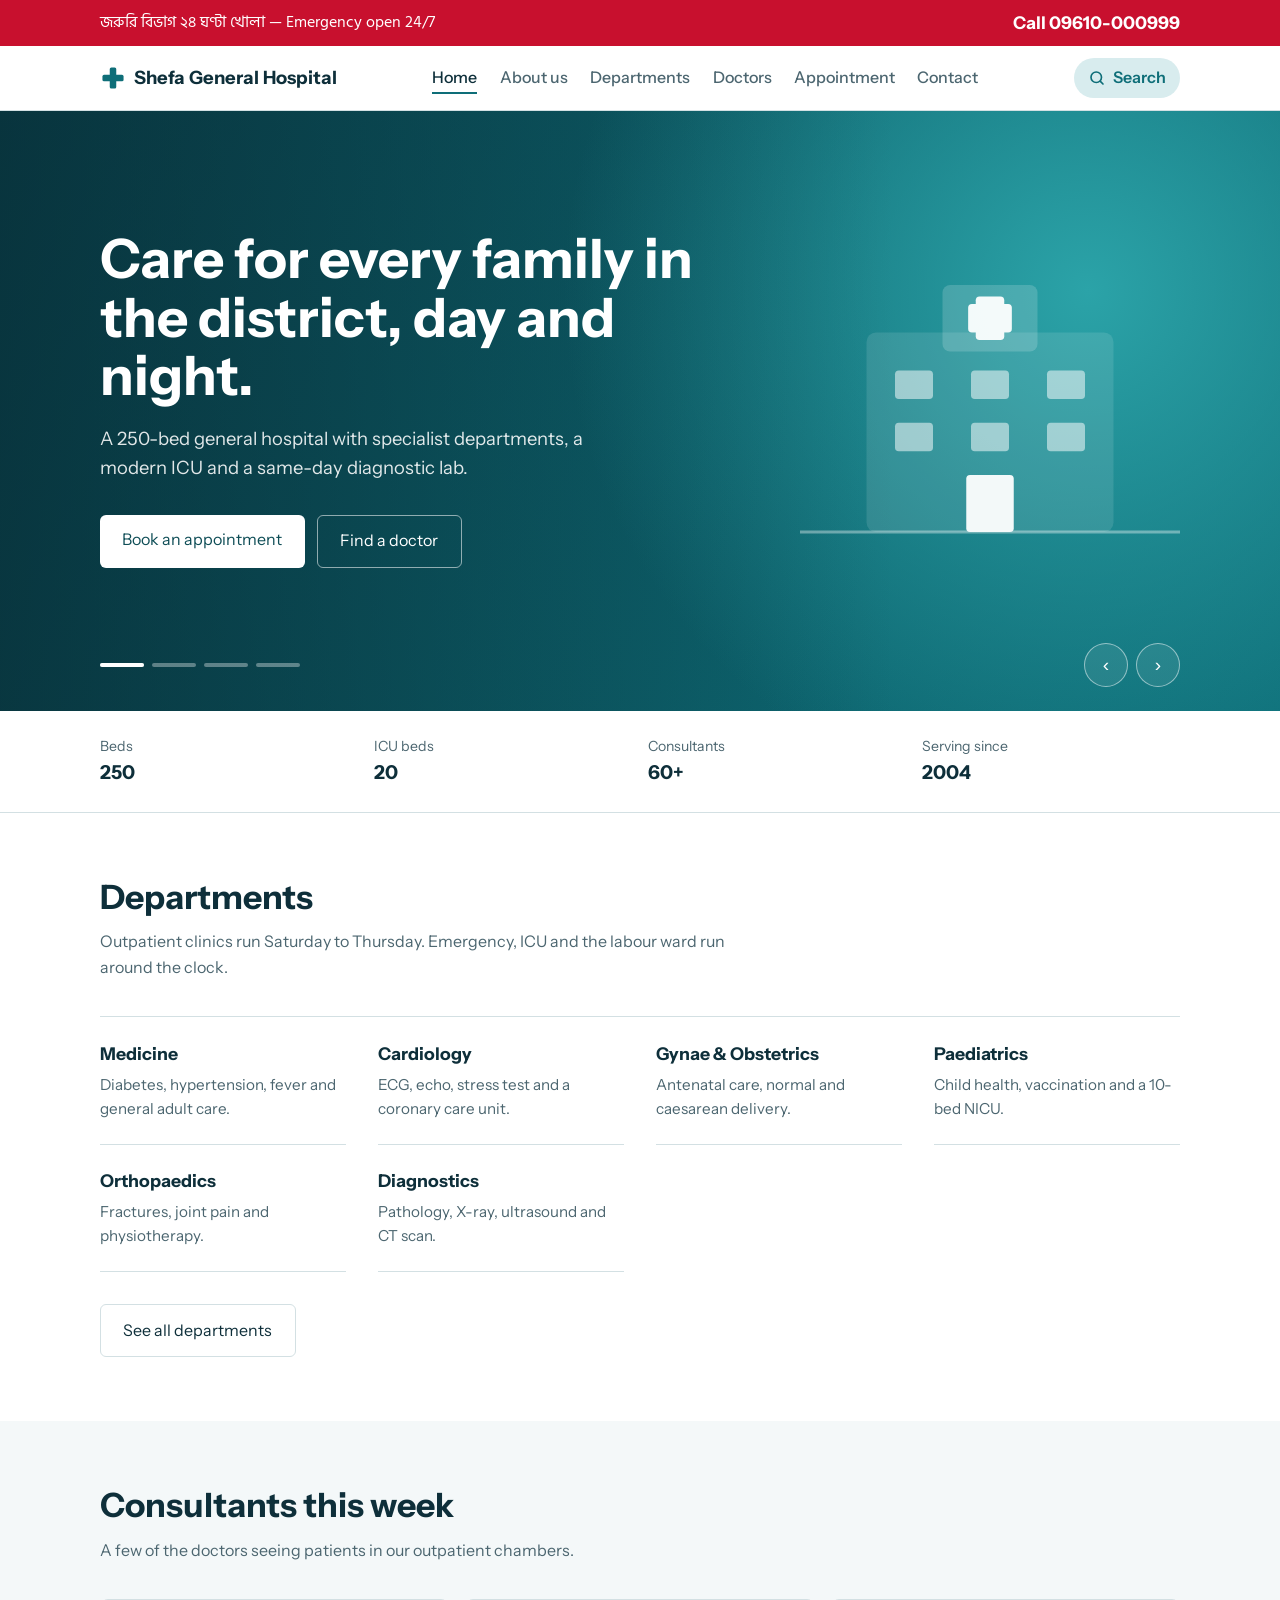
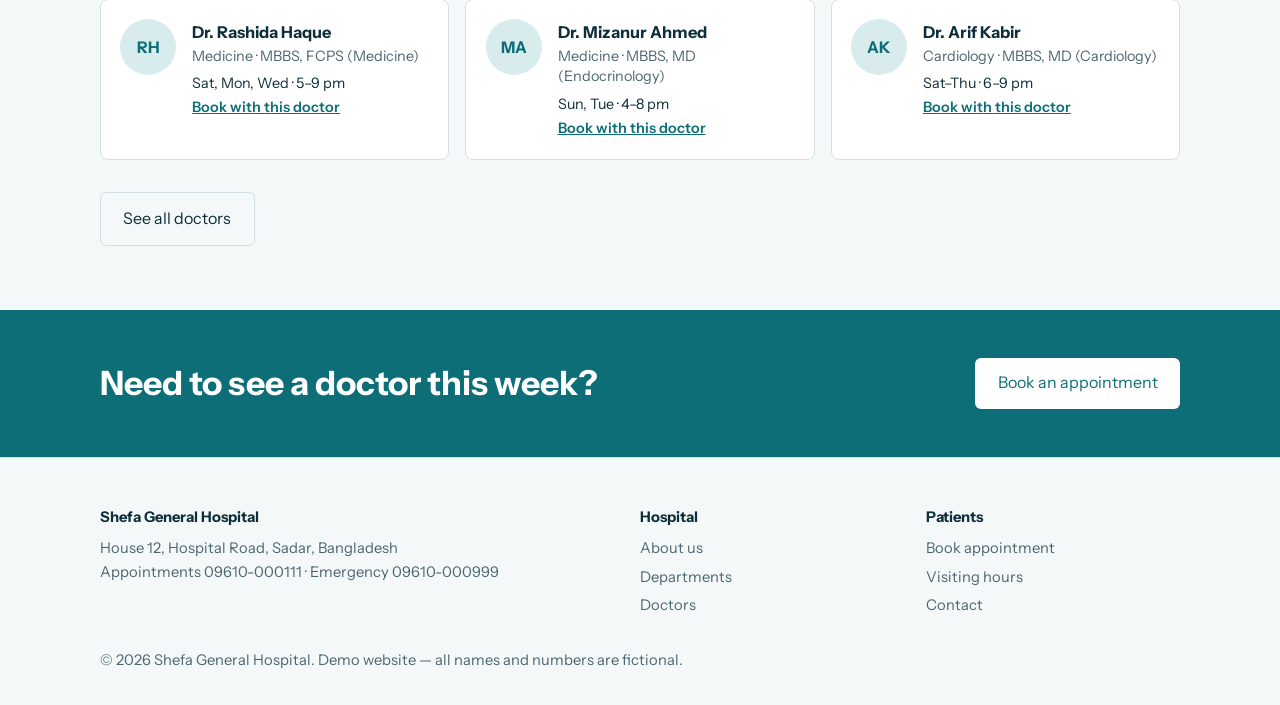
<file: index.html>
<!DOCTYPE html>
<html lang="en">
<head>
<meta charset="UTF-8">
<meta name="viewport" content="width=device-width, initial-scale=1, viewport-fit=cover">
<title>Home | Shefa General Hospital</title>
<meta name="description" content="Home">
<link rel="preconnect" href="https://fonts.googleapis.com">
<link href="https://fonts.googleapis.com/css2?family=Instrument+Sans:wght@400;500;600;700&family=Hind+Siliguri:wght@400;600&display=swap" rel="stylesheet">
<link rel="stylesheet" href="css/style.css">
</head>
<body>
<div class="er" role="region" aria-label="Emergency">
  <div class="wrap">
    <span class="bn">জরুরি বিভাগ ২৪ ঘণ্টা খোলা — Emergency open 24/7</span>
    <a href="tel:+8809610000999">Call 09610-000999</a>
  </div>
</div>
<header class="site-header">
  <div class="wrap">
    <a class="logo" href="index.html"><svg viewBox="0 0 32 32" aria-hidden="true"><rect x="12" y="3" width="8" height="26" rx="2" fill="currentColor"/><rect x="3" y="12" width="26" height="8" rx="2" fill="currentColor"/></svg><span>Shefa General Hospital</span></a>
    <nav class="site-nav" id="site-nav" aria-label="Main">
      <ul>
        <li><a href="index.html" aria-current="page">Home</a></li>
        <li><a href="about.html">About us</a></li>
        <li><a href="departments.html">Departments</a></li>
        <li><a href="doctors.html">Doctors</a></li>
        <li><a href="appointment.html">Appointment</a></li>
        <li><a href="contact.html">Contact</a></li>
      </ul>
    </nav>
    <div class="head-tools">
      <button class="search-btn" aria-expanded="false" aria-controls="search-panel"><svg viewBox="0 0 24 24" fill="none" stroke="currentColor" stroke-width="2.2" stroke-linecap="round" aria-hidden="true"><circle cx="11" cy="11" r="7"/><path d="m20 20-3.5-3.5"/></svg><span>Search</span></button>
      <button class="nav-toggle" aria-expanded="false" aria-controls="site-nav">Menu</button>
    </div>
  </div>
  <div class="search-panel" id="search-panel" hidden>
    <div class="wrap">
      <div class="search-field" role="search">
        <svg viewBox="0 0 24 24" fill="none" stroke="currentColor" stroke-width="2.2" stroke-linecap="round" aria-hidden="true"><circle cx="11" cy="11" r="7"/><path d="m20 20-3.5-3.5"/></svg>
        <input type="search" placeholder="Search doctors, departments, services…" aria-label="Search the site" autocomplete="off">
        <kbd>Esc</kbd>
      </div>
      <ul class="results" aria-live="polite"></ul>
      <p class="hint">Popular: <button type="button">Cardiology</button><button type="button">ICU</button><button type="button">Vaccination</button><button type="button">X-ray</button></p>
    </div>
  </div>
</header>
<main>

<section class="slider" data-slider aria-roledescription="carousel" aria-label="Hospital highlights" tabindex="0">
  <div class="slides">
    <div class="slide" style="--grad: radial-gradient(circle at 85% 30%, #2BA3A8 0, transparent 45%), linear-gradient(120deg, #0B4F5A, #0E6E78)" aria-roledescription="slide">
      <div class="wrap">
        <div>
          <h1>Care for every family in the district, day and night.</h1>
          <p>A 250-bed general hospital with specialist departments, a modern ICU and a same-day diagnostic lab.</p>
          <div class="actions"><a class="btn btn-primary" href="appointment.html">Book an appointment</a><a class="btn btn-ghost" href="doctors.html">Find a doctor</a></div>
        </div>
        <svg class="art" viewBox="0 0 400 320" aria-hidden="true">
          <rect x="70" y="90" width="260" height="210" rx="10" fill="rgba(255,255,255,.12)"/>
          <rect x="150" y="40" width="100" height="70" rx="8" fill="rgba(255,255,255,.18)"/>
          <rect x="185" y="52" width="30" height="46" rx="4" fill="#fff"/><rect x="177" y="60" width="46" height="30" rx="4" fill="#fff"/>
          <g fill="rgba(255,255,255,.55)">
            <rect x="100" y="130" width="40" height="30" rx="4"/><rect x="180" y="130" width="40" height="30" rx="4"/><rect x="260" y="130" width="40" height="30" rx="4"/>
            <rect x="100" y="185" width="40" height="30" rx="4"/><rect x="180" y="185" width="40" height="30" rx="4"/><rect x="260" y="185" width="40" height="30" rx="4"/>
          </g>
          <rect x="175" y="240" width="50" height="60" rx="4" fill="#fff"/>
          <path d="M0 300h400" stroke="rgba(255,255,255,.4)" stroke-width="3"/>
        </svg>
      </div>
    </div>
    <div class="slide" style="--grad: radial-gradient(circle at 80% 70%, #E2475D 0, transparent 50%), linear-gradient(120deg, #6E0F22, #A3122C)" aria-roledescription="slide">
      <div class="wrap">
        <div>
          <h2>Emergency and ICU, open every hour of every day.</h2>
          <p>Doctors on duty around the clock, a 20-bed ICU, an 8-bed CCU and our own ambulance service.</p>
          <div class="actions"><a class="btn btn-primary" href="tel:+8809610000999">Call 09610-000999</a><a class="btn btn-ghost" href="departments.html#cardiology">About the CCU</a></div>
        </div>
        <svg class="art" viewBox="0 0 400 320" aria-hidden="true">
          <circle cx="200" cy="160" r="120" fill="rgba(255,255,255,.08)"/><circle cx="200" cy="160" r="80" fill="rgba(255,255,255,.1)"/>
          <path d="M20 170h90l20-50 30 110 30-140 25 80h165" fill="none" stroke="#fff" stroke-width="7" stroke-linejoin="round" stroke-linecap="round"/>
        </svg>
      </div>
    </div>
    <div class="slide" style="--grad: radial-gradient(circle at 85% 25%, #3E7CB1 0, transparent 45%), linear-gradient(120deg, #12304D, #1D4E6F)" aria-roledescription="slide">
      <div class="wrap">
        <div>
          <h2>Most lab reports ready the same evening.</h2>
          <p>24-hour pathology, digital X-ray, ultrasound and CT scan under one roof.</p>
          <div class="actions"><a class="btn btn-primary" href="departments.html#diagnostics">See diagnostic tests</a><a class="btn btn-ghost" href="contact.html">Opening hours</a></div>
        </div>
        <svg class="art" viewBox="0 0 400 320" aria-hidden="true">
          <g transform="translate(120 40)">
            <rect x="0" y="0" width="38" height="200" rx="19" fill="rgba(255,255,255,.18)"/><rect x="6" y="110" width="26" height="84" rx="13" fill="#7FD1C9"/>
            <rect x="70" y="30" width="38" height="170" rx="19" fill="rgba(255,255,255,.18)"/><rect x="76" y="120" width="26" height="74" rx="13" fill="#F2C14E"/>
            <rect x="140" y="0" width="38" height="200" rx="19" fill="rgba(255,255,255,.18)"/><rect x="146" y="70" width="26" height="124" rx="13" fill="#F07A8A"/>
            <rect x="-30" y="196" width="240" height="14" rx="7" fill="rgba(255,255,255,.4)"/>
          </g>
        </svg>
      </div>
    </div>
    <div class="slide" style="--grad: radial-gradient(circle at 80% 70%, #E8A0B4 0, transparent 50%), linear-gradient(120deg, #5B2A55, #874A7D)" aria-roledescription="slide">
      <div class="wrap">
        <div>
          <h2>From the first check-up to the first cry.</h2>
          <p>Antenatal clinics, a labour ward, safe caesarean delivery and a 10-bed NICU for newborns.</p>
          <div class="actions"><a class="btn btn-primary" href="doctors.html?dept=gynae">Meet our gynaecologists</a><a class="btn btn-ghost" href="departments.html#paediatrics">Newborn care</a></div>
        </div>
        <svg class="art" viewBox="0 0 400 320" aria-hidden="true">
          <circle cx="200" cy="160" r="110" fill="rgba(255,255,255,.1)"/>
          <path d="M200 250s-95-55-95-120a52 52 0 0 1 95-29 52 52 0 0 1 95 29c0 65-95 120-95 120z" fill="#fff" opacity=".9"/>
        </svg>
      </div>
    </div>
  </div>
  <div class="slider-ui"><div class="wrap">
    <div class="dots" aria-label="Choose slide"></div>
    <div class="arrows"><button class="prev" type="button" aria-label="Previous slide">‹</button><button class="next" type="button" aria-label="Next slide">›</button></div>
  </div></div>
</section>
<div class="facts-band"><div class="wrap"><dl>
  <div><dt>Beds</dt><dd>250</dd></div><div><dt>ICU beds</dt><dd>20</dd></div>
  <div><dt>Consultants</dt><dd>60+</dd></div><div><dt>Serving since</dt><dd>2004</dd></div>
</dl></div></div>
<section class="alt"><div class="wrap">
  <h2>Departments</h2>
  <p class="lead">Outpatient clinics run Saturday to Thursday. Emergency, ICU and the labour ward run around the clock.</p>
  <div class="rule-grid"><div><h3><a href="departments.html#medicine">Medicine</a></h3><p>Diabetes, hypertension, fever and general adult care.</p></div>
<div><h3><a href="departments.html#cardiology">Cardiology</a></h3><p>ECG, echo, stress test and a coronary care unit.</p></div>
<div><h3><a href="departments.html#gynae">Gynae & Obstetrics</a></h3><p>Antenatal care, normal and caesarean delivery.</p></div>
<div><h3><a href="departments.html#paediatrics">Paediatrics</a></h3><p>Child health, vaccination and a 10-bed NICU.</p></div>
<div><h3><a href="departments.html#orthopaedics">Orthopaedics</a></h3><p>Fractures, joint pain and physiotherapy.</p></div>
<div><h3><a href="departments.html#diagnostics">Diagnostics</a></h3><p>Pathology, X-ray, ultrasound and CT scan.</p></div></div>
  <div class="actions"><a class="btn btn-ghost" href="departments.html">See all departments</a></div>
</div></section>
<section><div class="wrap">
  <h2>Consultants this week</h2>
  <p class="lead">A few of the doctors seeing patients in our outpatient chambers.</p>
  <div class="doc-list"><article class="doc" id="rashida-haque" data-dept="medicine">
  <div class="avatar">RH</div>
  <div><h3>Dr. Rashida Haque</h3><p>Medicine · MBBS, FCPS (Medicine)</p><p class="when">Sat, Mon, Wed · 5–9 pm</p><a href="appointment.html?doctor=Dr.+Rashida+Haque">Book with this doctor</a></div>
</article><article class="doc" id="mizanur-ahmed" data-dept="medicine">
  <div class="avatar">MA</div>
  <div><h3>Dr. Mizanur Ahmed</h3><p>Medicine · MBBS, MD (Endocrinology)</p><p class="when">Sun, Tue · 4–8 pm</p><a href="appointment.html?doctor=Dr.+Mizanur+Ahmed">Book with this doctor</a></div>
</article><article class="doc" id="arif-kabir" data-dept="cardiology">
  <div class="avatar">AK</div>
  <div><h3>Dr. Arif Kabir</h3><p>Cardiology · MBBS, MD (Cardiology)</p><p class="when">Sat–Thu · 6–9 pm</p><a href="appointment.html?doctor=Dr.+Arif+Kabir">Book with this doctor</a></div>
</article></div>
  <div class="actions"><a class="btn btn-ghost" href="doctors.html">See all doctors</a></div>
</div></section>
<div class="cta"><div class="wrap">
  <h2>Need to see a doctor this week?</h2>
  <a class="btn" href="appointment.html">Book an appointment</a>
</div></div>

</main>
<footer class="site-footer">
  <div class="wrap">
    <div class="cols">
      <div>
        <h4>Shefa General Hospital</h4>
        <p>House 12, Hospital Road, Sadar, Bangladesh<br>Appointments 09610-000111 · Emergency 09610-000999</p>
      </div>
      <div><h4>Hospital</h4><ul><li><a href="about.html">About us</a></li><li><a href="departments.html">Departments</a></li><li><a href="doctors.html">Doctors</a></li></ul></div>
      <div><h4>Patients</h4><ul><li><a href="appointment.html">Book appointment</a></li><li><a href="contact.html#hours">Visiting hours</a></li><li><a href="contact.html">Contact</a></li></ul></div>
    </div>
    <p>© 2026 Shefa General Hospital. Demo website — all names and numbers are fictional.</p>
  </div>
</footer>
<script src="js/search-index.js"></script>
<script src="js/main.js"></script>
</body>
</html>
</file>
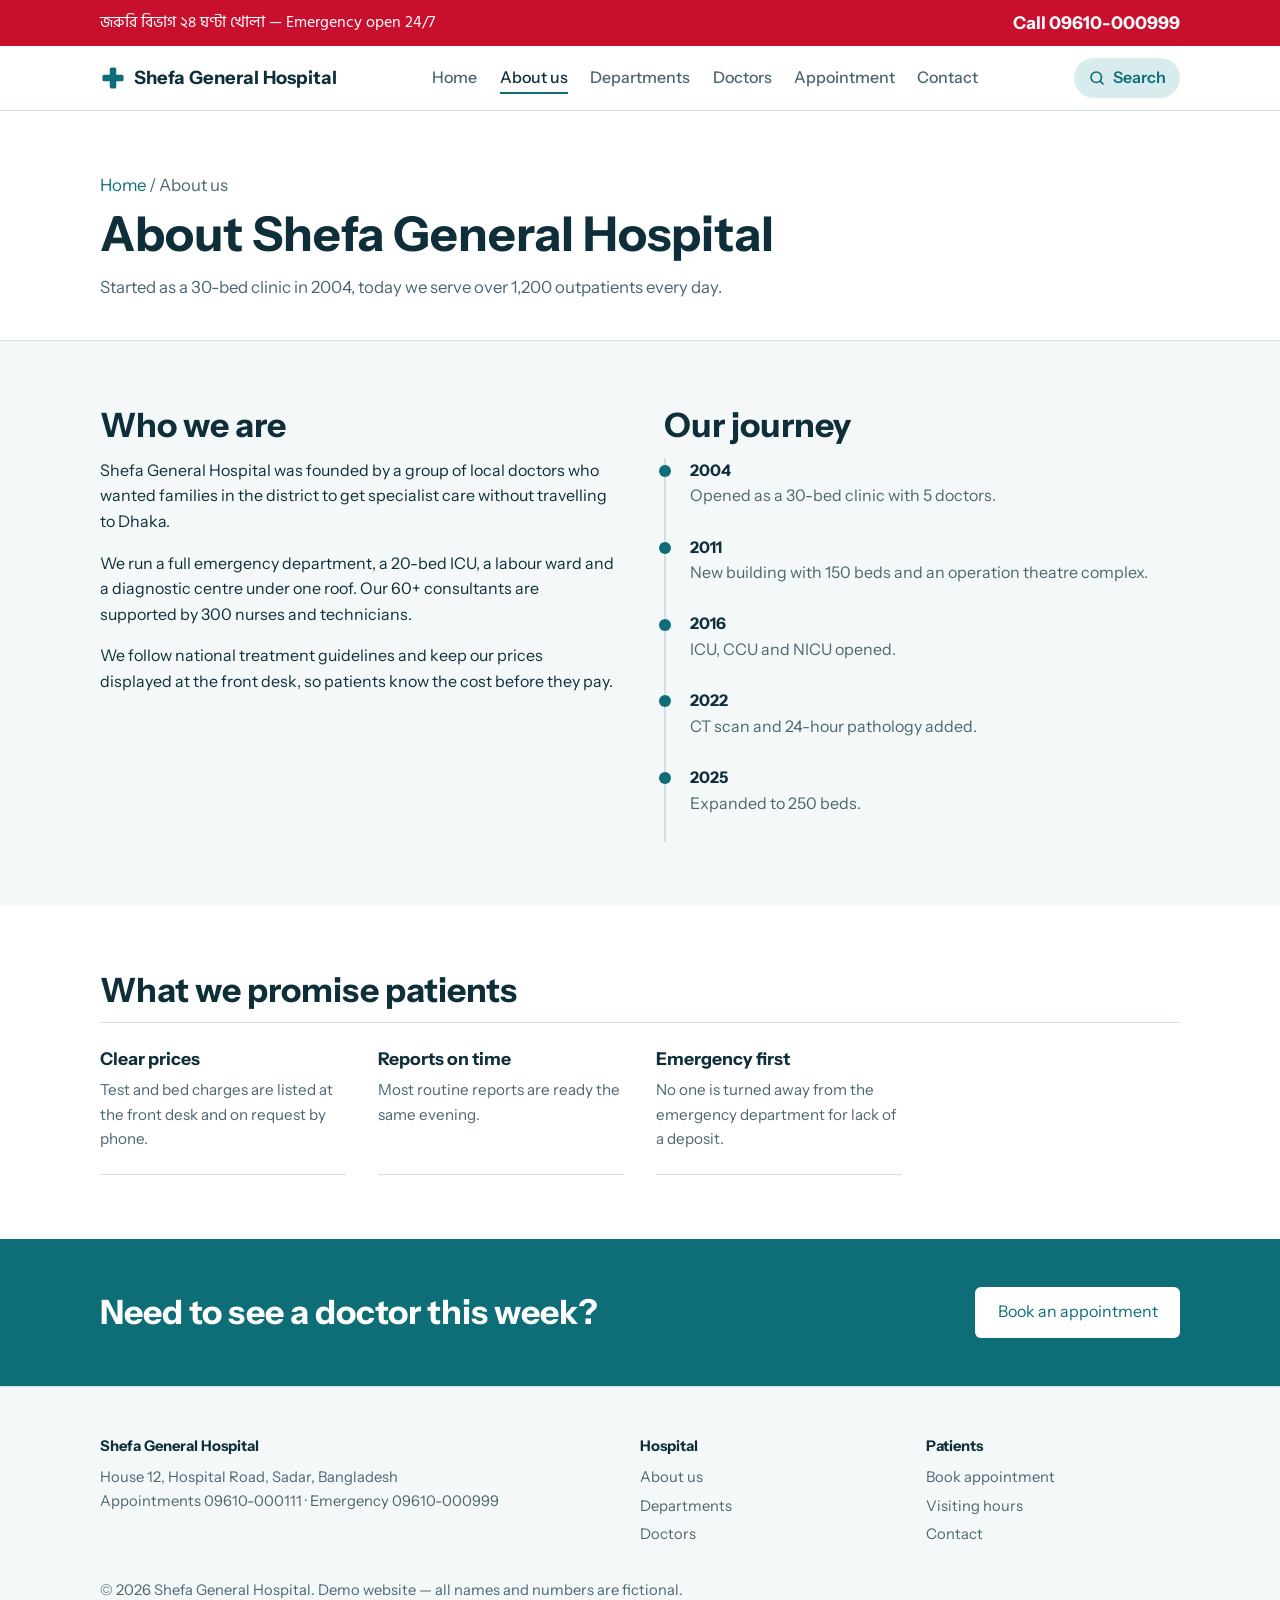
<file: about.html>
<!DOCTYPE html>
<html lang="en">
<head>
<meta charset="UTF-8">
<meta name="viewport" content="width=device-width, initial-scale=1, viewport-fit=cover">
<title>About us | Shefa General Hospital</title>
<meta name="description" content="About us">
<link rel="preconnect" href="https://fonts.googleapis.com">
<link href="https://fonts.googleapis.com/css2?family=Instrument+Sans:wght@400;500;600;700&family=Hind+Siliguri:wght@400;600&display=swap" rel="stylesheet">
<link rel="stylesheet" href="css/style.css">
</head>
<body>
<div class="er" role="region" aria-label="Emergency">
  <div class="wrap">
    <span class="bn">জরুরি বিভাগ ২৪ ঘণ্টা খোলা — Emergency open 24/7</span>
    <a href="tel:+8809610000999">Call 09610-000999</a>
  </div>
</div>
<header class="site-header">
  <div class="wrap">
    <a class="logo" href="index.html"><svg viewBox="0 0 32 32" aria-hidden="true"><rect x="12" y="3" width="8" height="26" rx="2" fill="currentColor"/><rect x="3" y="12" width="26" height="8" rx="2" fill="currentColor"/></svg><span>Shefa General Hospital</span></a>
    <nav class="site-nav" id="site-nav" aria-label="Main">
      <ul>
        <li><a href="index.html">Home</a></li>
        <li><a href="about.html" aria-current="page">About us</a></li>
        <li><a href="departments.html">Departments</a></li>
        <li><a href="doctors.html">Doctors</a></li>
        <li><a href="appointment.html">Appointment</a></li>
        <li><a href="contact.html">Contact</a></li>
      </ul>
    </nav>
    <div class="head-tools">
      <button class="search-btn" aria-expanded="false" aria-controls="search-panel"><svg viewBox="0 0 24 24" fill="none" stroke="currentColor" stroke-width="2.2" stroke-linecap="round" aria-hidden="true"><circle cx="11" cy="11" r="7"/><path d="m20 20-3.5-3.5"/></svg><span>Search</span></button>
      <button class="nav-toggle" aria-expanded="false" aria-controls="site-nav">Menu</button>
    </div>
  </div>
  <div class="search-panel" id="search-panel" hidden>
    <div class="wrap">
      <div class="search-field" role="search">
        <svg viewBox="0 0 24 24" fill="none" stroke="currentColor" stroke-width="2.2" stroke-linecap="round" aria-hidden="true"><circle cx="11" cy="11" r="7"/><path d="m20 20-3.5-3.5"/></svg>
        <input type="search" placeholder="Search doctors, departments, services…" aria-label="Search the site" autocomplete="off">
        <kbd>Esc</kbd>
      </div>
      <ul class="results" aria-live="polite"></ul>
      <p class="hint">Popular: <button type="button">Cardiology</button><button type="button">ICU</button><button type="button">Vaccination</button><button type="button">X-ray</button></p>
    </div>
  </div>
</header>
<main>
<div class="page-head"><div class="wrap">
  <p class="crumbs"><a href="index.html">Home</a> / About us</p>
  <h1>About Shefa General Hospital</h1>
  <p>Started as a 30-bed clinic in 2004, today we serve over 1,200 outpatients every day.</p>
</div></div>
<section><div class="wrap split">
  <div class="prose">
    <h2>Who we are</h2>
    <p>Shefa General Hospital was founded by a group of local doctors who wanted families in the district to get specialist care without travelling to Dhaka.</p>
    <p>We run a full emergency department, a 20-bed ICU, a labour ward and a diagnostic centre under one roof. Our 60+ consultants are supported by 300 nurses and technicians.</p>
    <p>We follow national treatment guidelines and keep our prices displayed at the front desk, so patients know the cost before they pay.</p>
  </div>
  <div>
    <h2>Our journey</h2>
    <ol class="timeline">
      <li><b>2004</b><span>Opened as a 30-bed clinic with 5 doctors.</span></li>
      <li><b>2011</b><span>New building with 150 beds and an operation theatre complex.</span></li>
      <li><b>2016</b><span>ICU, CCU and NICU opened.</span></li>
      <li><b>2022</b><span>CT scan and 24-hour pathology added.</span></li>
      <li><b>2025</b><span>Expanded to 250 beds.</span></li>
    </ol>
  </div>
</div></section>
<section class="alt"><div class="wrap">
  <h2>What we promise patients</h2>
  <div class="rule-grid">
    <div><h3>Clear prices</h3><p>Test and bed charges are listed at the front desk and on request by phone.</p></div>
    <div><h3>Reports on time</h3><p>Most routine reports are ready the same evening.</p></div>
    <div><h3>Emergency first</h3><p>No one is turned away from the emergency department for lack of a deposit.</p></div>
  </div>
</div></section>
<div class="cta"><div class="wrap">
  <h2>Need to see a doctor this week?</h2>
  <a class="btn" href="appointment.html">Book an appointment</a>
</div></div>
</main>
<footer class="site-footer">
  <div class="wrap">
    <div class="cols">
      <div>
        <h4>Shefa General Hospital</h4>
        <p>House 12, Hospital Road, Sadar, Bangladesh<br>Appointments 09610-000111 · Emergency 09610-000999</p>
      </div>
      <div><h4>Hospital</h4><ul><li><a href="about.html">About us</a></li><li><a href="departments.html">Departments</a></li><li><a href="doctors.html">Doctors</a></li></ul></div>
      <div><h4>Patients</h4><ul><li><a href="appointment.html">Book appointment</a></li><li><a href="contact.html#hours">Visiting hours</a></li><li><a href="contact.html">Contact</a></li></ul></div>
    </div>
    <p>© 2026 Shefa General Hospital. Demo website — all names and numbers are fictional.</p>
  </div>
</footer>
<script src="js/search-index.js"></script>
<script src="js/main.js"></script>
</body>
</html>
</file>
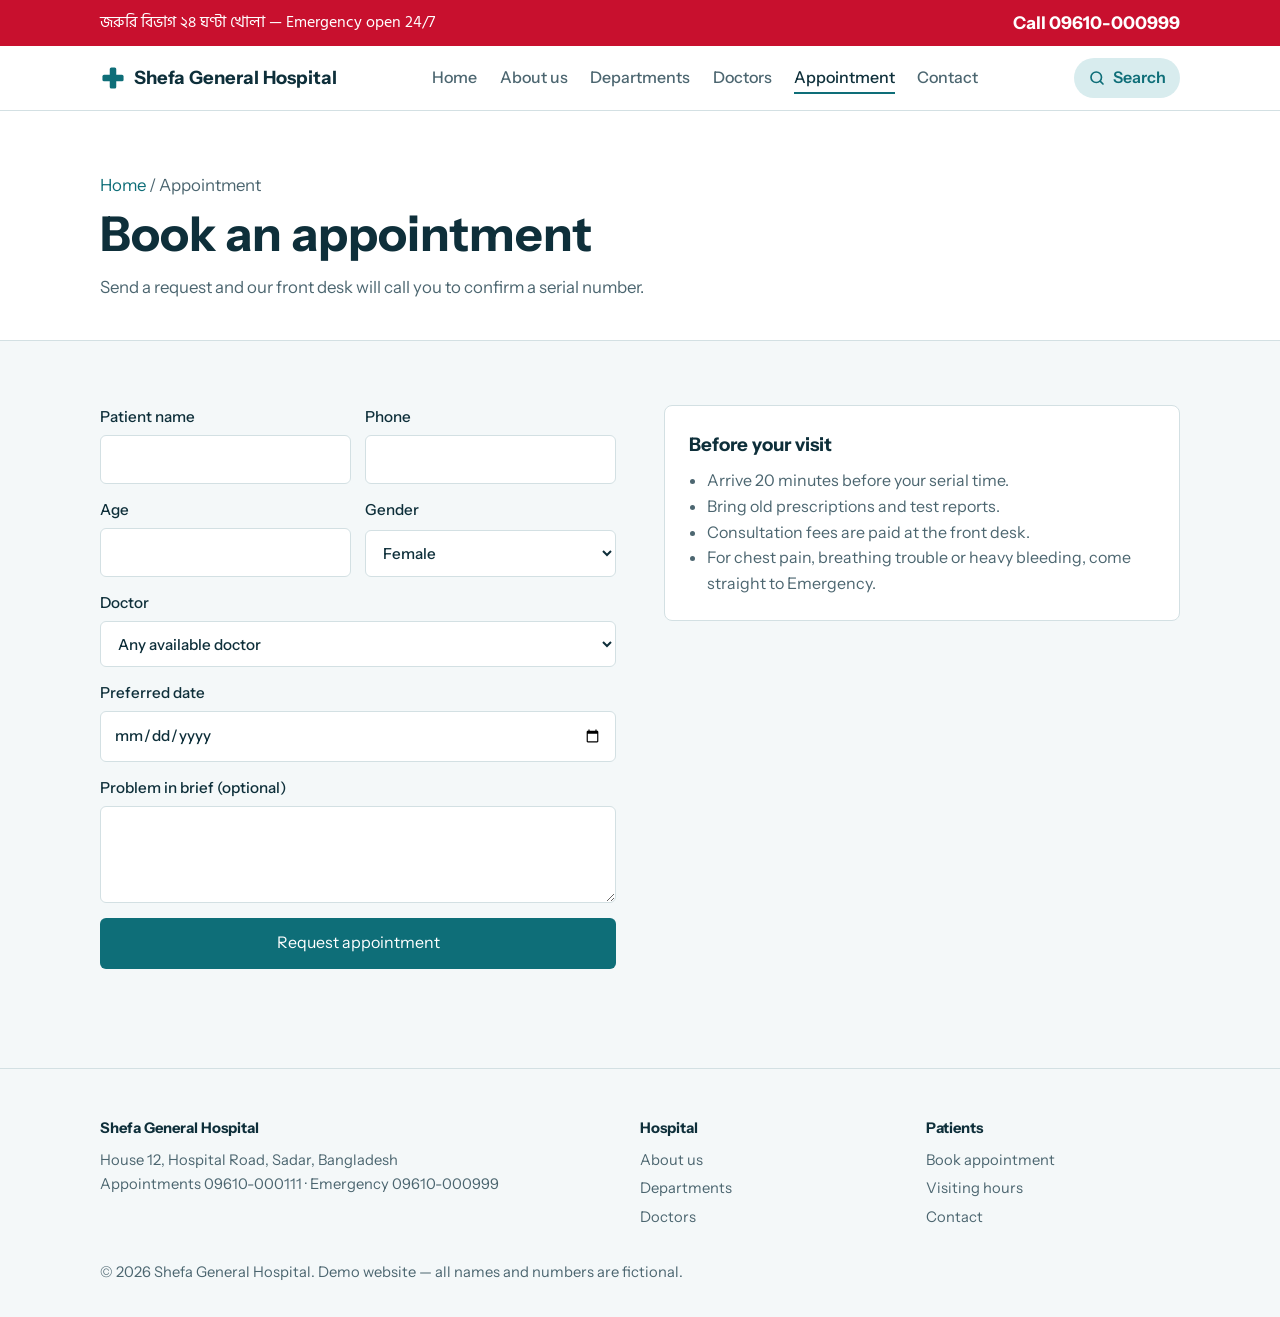
<file: appointment.html>
<!DOCTYPE html>
<html lang="en">
<head>
<meta charset="UTF-8">
<meta name="viewport" content="width=device-width, initial-scale=1, viewport-fit=cover">
<title>Book an appointment | Shefa General Hospital</title>
<meta name="description" content="Book an appointment">
<link rel="preconnect" href="https://fonts.googleapis.com">
<link href="https://fonts.googleapis.com/css2?family=Instrument+Sans:wght@400;500;600;700&family=Hind+Siliguri:wght@400;600&display=swap" rel="stylesheet">
<link rel="stylesheet" href="css/style.css">
</head>
<body>
<div class="er" role="region" aria-label="Emergency">
  <div class="wrap">
    <span class="bn">জরুরি বিভাগ ২৪ ঘণ্টা খোলা — Emergency open 24/7</span>
    <a href="tel:+8809610000999">Call 09610-000999</a>
  </div>
</div>
<header class="site-header">
  <div class="wrap">
    <a class="logo" href="index.html"><svg viewBox="0 0 32 32" aria-hidden="true"><rect x="12" y="3" width="8" height="26" rx="2" fill="currentColor"/><rect x="3" y="12" width="26" height="8" rx="2" fill="currentColor"/></svg><span>Shefa General Hospital</span></a>
    <nav class="site-nav" id="site-nav" aria-label="Main">
      <ul>
        <li><a href="index.html">Home</a></li>
        <li><a href="about.html">About us</a></li>
        <li><a href="departments.html">Departments</a></li>
        <li><a href="doctors.html">Doctors</a></li>
        <li><a href="appointment.html" aria-current="page">Appointment</a></li>
        <li><a href="contact.html">Contact</a></li>
      </ul>
    </nav>
    <div class="head-tools">
      <button class="search-btn" aria-expanded="false" aria-controls="search-panel"><svg viewBox="0 0 24 24" fill="none" stroke="currentColor" stroke-width="2.2" stroke-linecap="round" aria-hidden="true"><circle cx="11" cy="11" r="7"/><path d="m20 20-3.5-3.5"/></svg><span>Search</span></button>
      <button class="nav-toggle" aria-expanded="false" aria-controls="site-nav">Menu</button>
    </div>
  </div>
  <div class="search-panel" id="search-panel" hidden>
    <div class="wrap">
      <div class="search-field" role="search">
        <svg viewBox="0 0 24 24" fill="none" stroke="currentColor" stroke-width="2.2" stroke-linecap="round" aria-hidden="true"><circle cx="11" cy="11" r="7"/><path d="m20 20-3.5-3.5"/></svg>
        <input type="search" placeholder="Search doctors, departments, services…" aria-label="Search the site" autocomplete="off">
        <kbd>Esc</kbd>
      </div>
      <ul class="results" aria-live="polite"></ul>
      <p class="hint">Popular: <button type="button">Cardiology</button><button type="button">ICU</button><button type="button">Vaccination</button><button type="button">X-ray</button></p>
    </div>
  </div>
</header>
<main>
<div class="page-head"><div class="wrap">
  <p class="crumbs"><a href="index.html">Home</a> / Appointment</p>
  <h1>Book an appointment</h1>
  <p>Send a request and our front desk will call you to confirm a serial number.</p>
</div></div>
<section><div class="wrap split">
  <form class="stack" data-demo="Request received. Our desk will call you within 30 minutes to confirm your serial.">
    <div class="two">
      <label>Patient name <input required autocomplete="name"></label>
      <label>Phone <input required type="tel" autocomplete="tel"></label>
    </div>
    <div class="two">
      <label>Age <input required type="number" min="0" max="120"></label>
      <label>Gender <select><option>Female</option><option>Male</option><option>Other</option></select></label>
    </div>
    <label>Doctor <select id="appt-doctor"><option value="">Any available doctor</option><option value="Dr. Rashida Haque">Dr. Rashida Haque (Medicine)</option><option value="Dr. Mizanur Ahmed">Dr. Mizanur Ahmed (Medicine)</option><option value="Dr. Arif Kabir">Dr. Arif Kabir (Cardiology)</option><option value="Dr. Shirin Farzana">Dr. Shirin Farzana (Cardiology)</option><option value="Dr. Nusrat Sultana">Dr. Nusrat Sultana (Gynae & Obstetrics)</option><option value="Dr. Tanvir Mahmud">Dr. Tanvir Mahmud (Paediatrics)</option><option value="Dr. Jahidul Islam">Dr. Jahidul Islam (Orthopaedics)</option><option value="Dr. Laila Nasrin">Dr. Laila Nasrin (Diagnostics)</option></select></label>
    <label>Preferred date <input required type="date"></label>
    <label>Problem in brief (optional) <textarea rows="3"></textarea></label>
    <button class="btn btn-primary" type="submit">Request appointment</button>
    <p class="note" role="status"></p>
  </form>
  <div class="aside">
    <h3>Before your visit</h3>
    <ul>
      <li>Arrive 20 minutes before your serial time.</li>
      <li>Bring old prescriptions and test reports.</li>
      <li>Consultation fees are paid at the front desk.</li>
      <li>For chest pain, breathing trouble or heavy bleeding, come straight to Emergency.</li>
    </ul>
  </div>
</div></section>

</main>
<footer class="site-footer">
  <div class="wrap">
    <div class="cols">
      <div>
        <h4>Shefa General Hospital</h4>
        <p>House 12, Hospital Road, Sadar, Bangladesh<br>Appointments 09610-000111 · Emergency 09610-000999</p>
      </div>
      <div><h4>Hospital</h4><ul><li><a href="about.html">About us</a></li><li><a href="departments.html">Departments</a></li><li><a href="doctors.html">Doctors</a></li></ul></div>
      <div><h4>Patients</h4><ul><li><a href="appointment.html">Book appointment</a></li><li><a href="contact.html#hours">Visiting hours</a></li><li><a href="contact.html">Contact</a></li></ul></div>
    </div>
    <p>© 2026 Shefa General Hospital. Demo website — all names and numbers are fictional.</p>
  </div>
</footer>
<script src="js/search-index.js"></script>
<script src="js/main.js"></script>
</body>
</html>
</file>
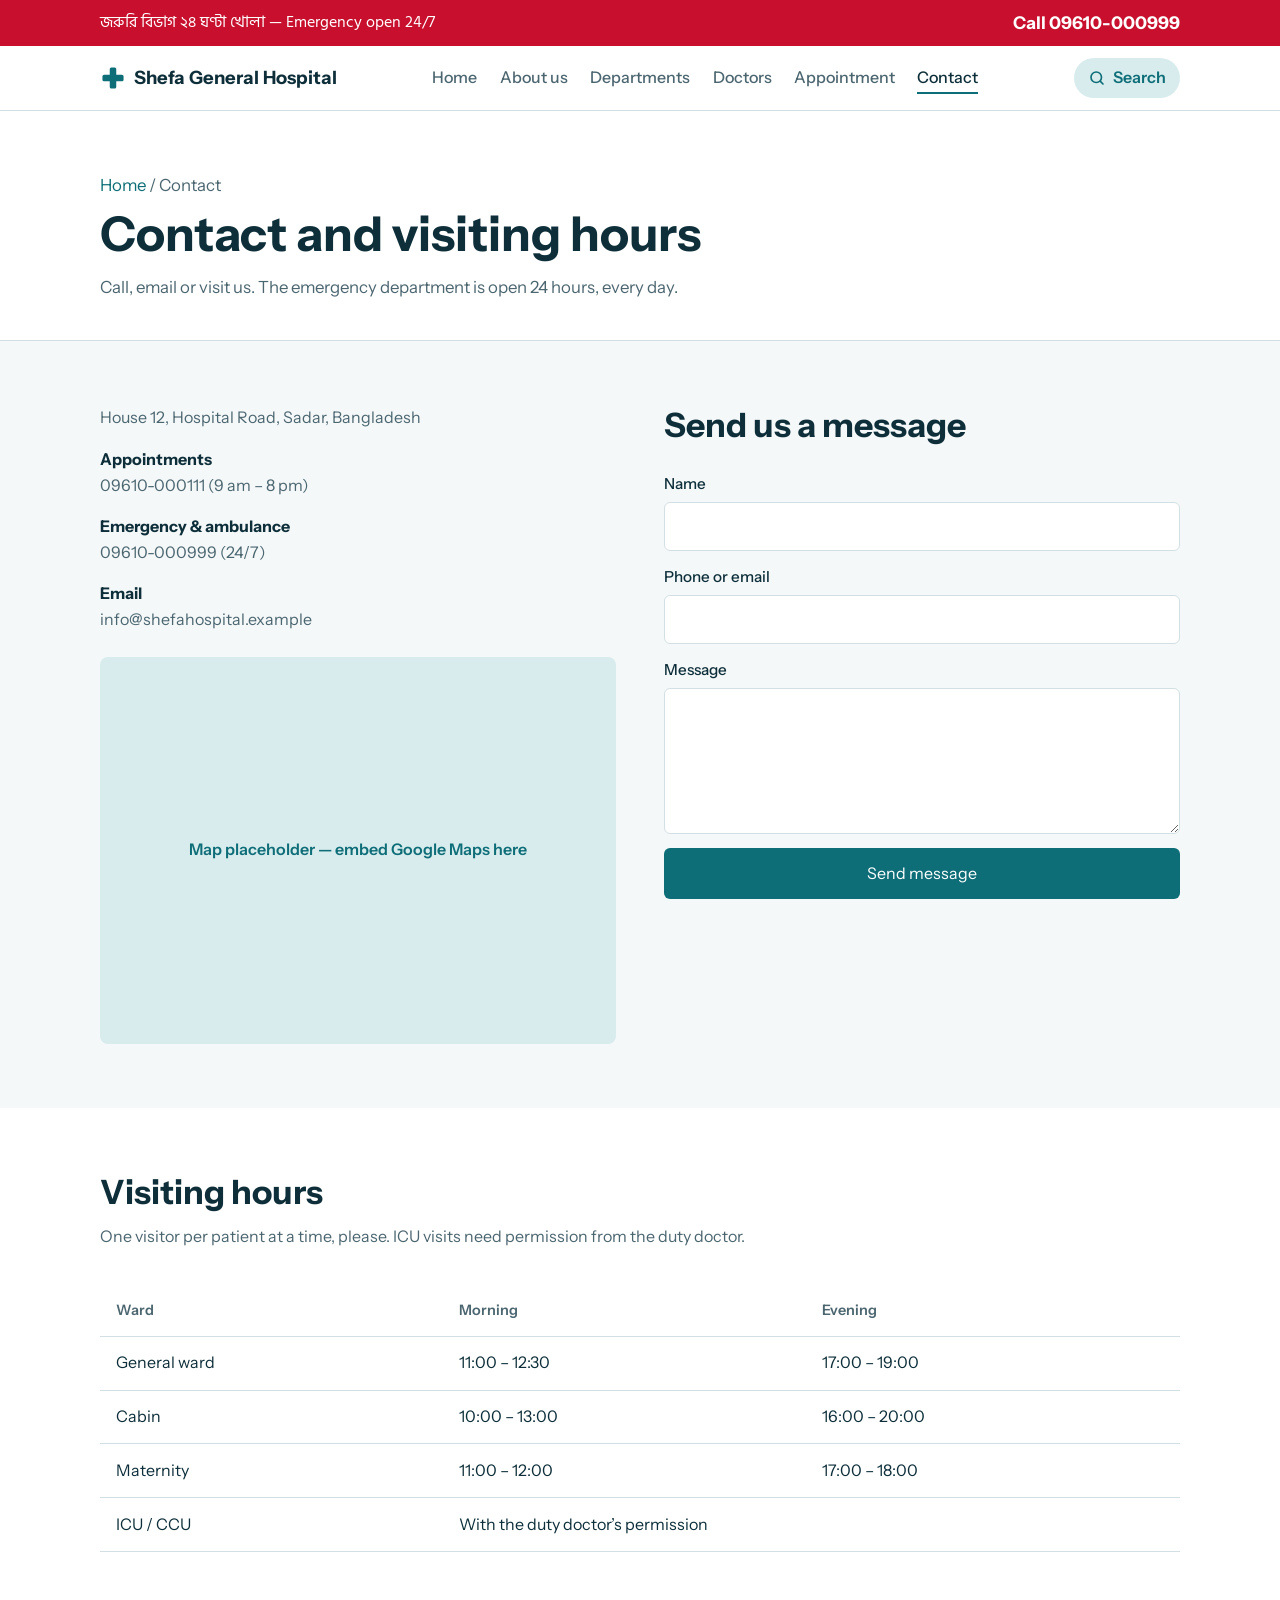
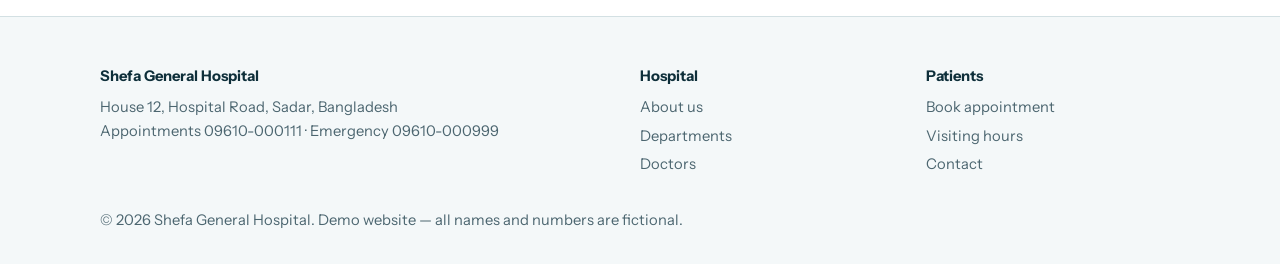
<file: contact.html>
<!DOCTYPE html>
<html lang="en">
<head>
<meta charset="UTF-8">
<meta name="viewport" content="width=device-width, initial-scale=1, viewport-fit=cover">
<title>Contact | Shefa General Hospital</title>
<meta name="description" content="Contact">
<link rel="preconnect" href="https://fonts.googleapis.com">
<link href="https://fonts.googleapis.com/css2?family=Instrument+Sans:wght@400;500;600;700&family=Hind+Siliguri:wght@400;600&display=swap" rel="stylesheet">
<link rel="stylesheet" href="css/style.css">
</head>
<body>
<div class="er" role="region" aria-label="Emergency">
  <div class="wrap">
    <span class="bn">জরুরি বিভাগ ২৪ ঘণ্টা খোলা — Emergency open 24/7</span>
    <a href="tel:+8809610000999">Call 09610-000999</a>
  </div>
</div>
<header class="site-header">
  <div class="wrap">
    <a class="logo" href="index.html"><svg viewBox="0 0 32 32" aria-hidden="true"><rect x="12" y="3" width="8" height="26" rx="2" fill="currentColor"/><rect x="3" y="12" width="26" height="8" rx="2" fill="currentColor"/></svg><span>Shefa General Hospital</span></a>
    <nav class="site-nav" id="site-nav" aria-label="Main">
      <ul>
        <li><a href="index.html">Home</a></li>
        <li><a href="about.html">About us</a></li>
        <li><a href="departments.html">Departments</a></li>
        <li><a href="doctors.html">Doctors</a></li>
        <li><a href="appointment.html">Appointment</a></li>
        <li><a href="contact.html" aria-current="page">Contact</a></li>
      </ul>
    </nav>
    <div class="head-tools">
      <button class="search-btn" aria-expanded="false" aria-controls="search-panel"><svg viewBox="0 0 24 24" fill="none" stroke="currentColor" stroke-width="2.2" stroke-linecap="round" aria-hidden="true"><circle cx="11" cy="11" r="7"/><path d="m20 20-3.5-3.5"/></svg><span>Search</span></button>
      <button class="nav-toggle" aria-expanded="false" aria-controls="site-nav">Menu</button>
    </div>
  </div>
  <div class="search-panel" id="search-panel" hidden>
    <div class="wrap">
      <div class="search-field" role="search">
        <svg viewBox="0 0 24 24" fill="none" stroke="currentColor" stroke-width="2.2" stroke-linecap="round" aria-hidden="true"><circle cx="11" cy="11" r="7"/><path d="m20 20-3.5-3.5"/></svg>
        <input type="search" placeholder="Search doctors, departments, services…" aria-label="Search the site" autocomplete="off">
        <kbd>Esc</kbd>
      </div>
      <ul class="results" aria-live="polite"></ul>
      <p class="hint">Popular: <button type="button">Cardiology</button><button type="button">ICU</button><button type="button">Vaccination</button><button type="button">X-ray</button></p>
    </div>
  </div>
</header>
<main>
<div class="page-head"><div class="wrap">
  <p class="crumbs"><a href="index.html">Home</a> / Contact</p>
  <h1>Contact and visiting hours</h1>
  <p>Call, email or visit us. The emergency department is open 24 hours, every day.</p>
</div></div>
<section><div class="wrap split">
  <div>
    <address>
      House 12, Hospital Road, Sadar, Bangladesh
      <strong>Appointments</strong> 09610-000111 (9 am – 8 pm)
      <strong>Emergency &amp; ambulance</strong> 09610-000999 (24/7)
      <strong>Email</strong> info@shefahospital.example
    </address>
    <div class="map" style="margin-top:1.5rem">Map placeholder — embed Google Maps here</div>
  </div>
  <form class="stack" data-demo="Message sent. We reply to emails within one working day.">
    <h2>Send us a message</h2>
    <label>Name <input required autocomplete="name"></label>
    <label>Phone or email <input required></label>
    <label>Message <textarea rows="5" required></textarea></label>
    <button class="btn btn-primary" type="submit">Send message</button>
    <p class="note" role="status"></p>
  </form>
</div></section>
<section class="alt" id="hours"><div class="wrap">
  <h2>Visiting hours</h2>
  <p class="lead">One visitor per patient at a time, please. ICU visits need permission from the duty doctor.</p>
  <div class="table-scroll"><table>
    <thead><tr><th>Ward</th><th>Morning</th><th>Evening</th></tr></thead>
    <tbody>
      <tr><td>General ward</td><td>11:00 – 12:30</td><td>17:00 – 19:00</td></tr>
      <tr><td>Cabin</td><td>10:00 – 13:00</td><td>16:00 – 20:00</td></tr>
      <tr><td>Maternity</td><td>11:00 – 12:00</td><td>17:00 – 18:00</td></tr>
      <tr><td>ICU / CCU</td><td colspan="2">With the duty doctor’s permission</td></tr>
    </tbody>
  </table></div>
</div></section>

</main>
<footer class="site-footer">
  <div class="wrap">
    <div class="cols">
      <div>
        <h4>Shefa General Hospital</h4>
        <p>House 12, Hospital Road, Sadar, Bangladesh<br>Appointments 09610-000111 · Emergency 09610-000999</p>
      </div>
      <div><h4>Hospital</h4><ul><li><a href="about.html">About us</a></li><li><a href="departments.html">Departments</a></li><li><a href="doctors.html">Doctors</a></li></ul></div>
      <div><h4>Patients</h4><ul><li><a href="appointment.html">Book appointment</a></li><li><a href="contact.html#hours">Visiting hours</a></li><li><a href="contact.html">Contact</a></li></ul></div>
    </div>
    <p>© 2026 Shefa General Hospital. Demo website — all names and numbers are fictional.</p>
  </div>
</footer>
<script src="js/search-index.js"></script>
<script src="js/main.js"></script>
</body>
</html>
</file>
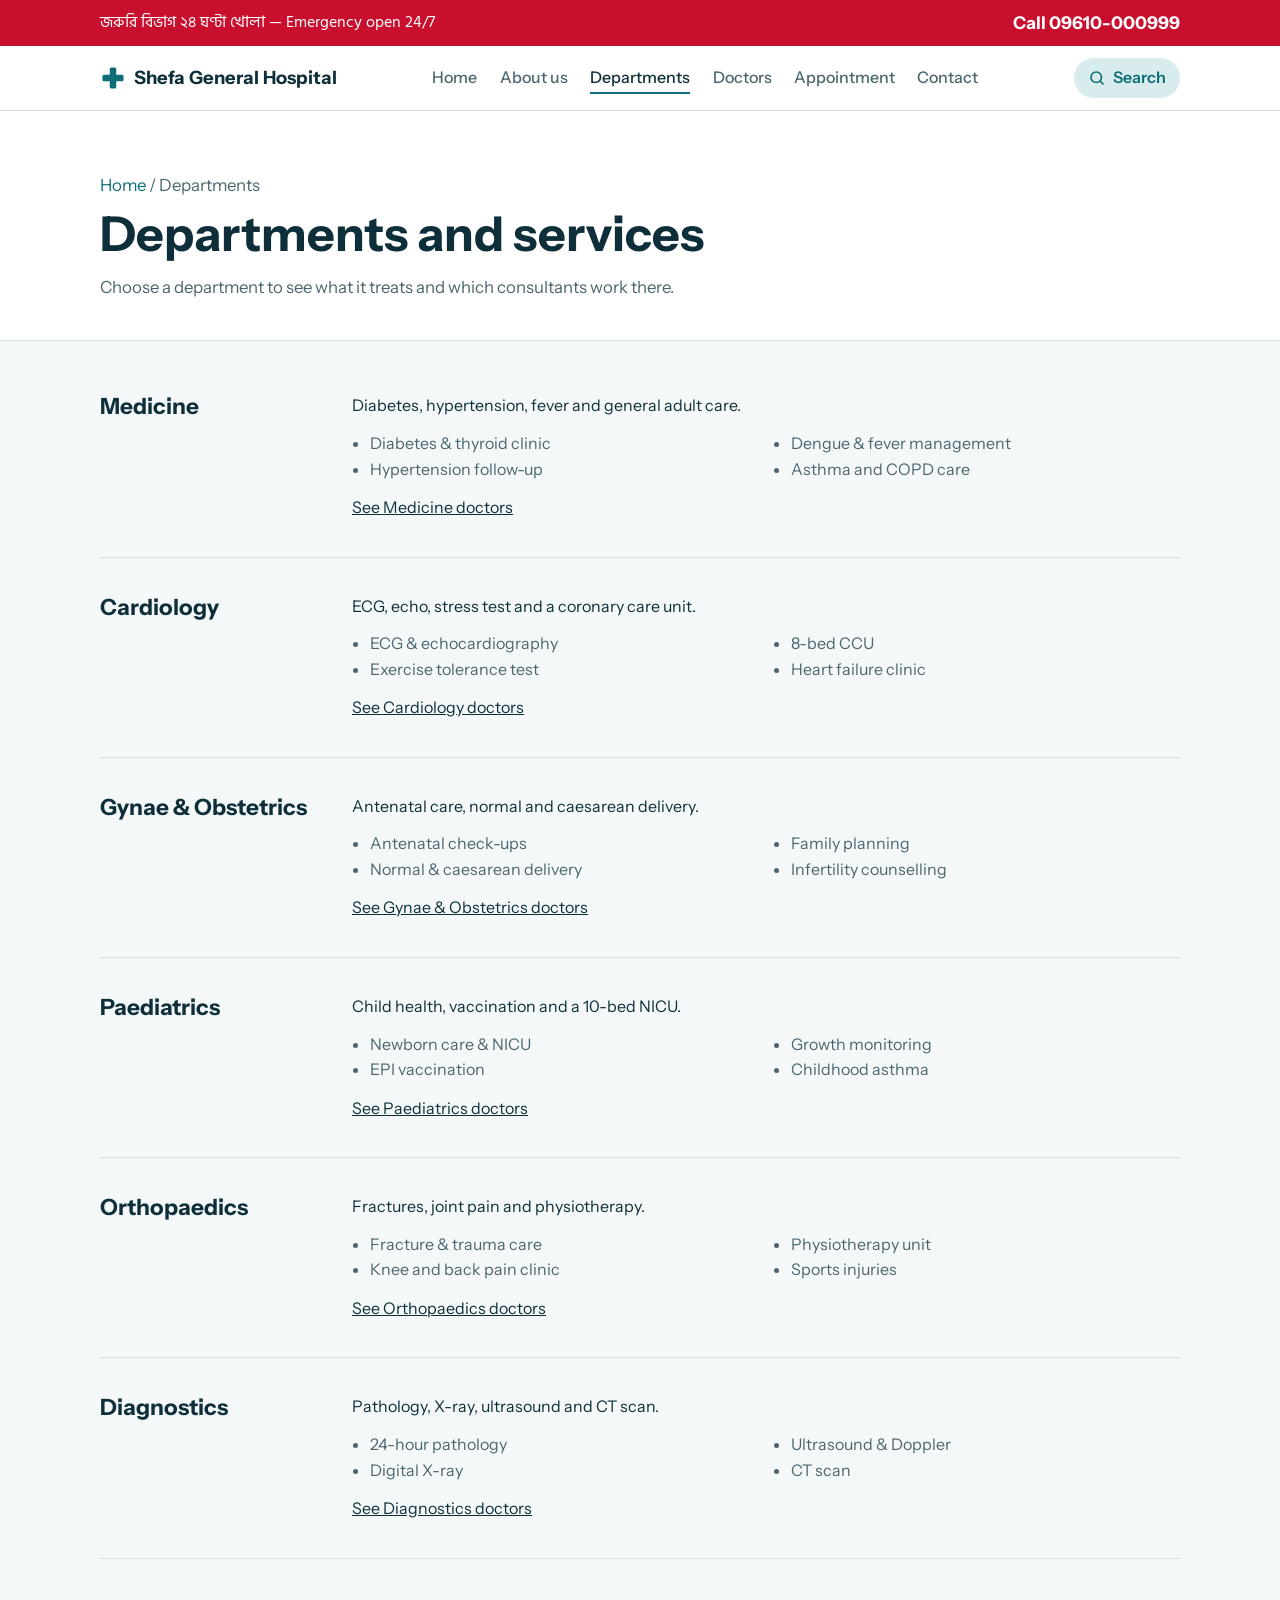
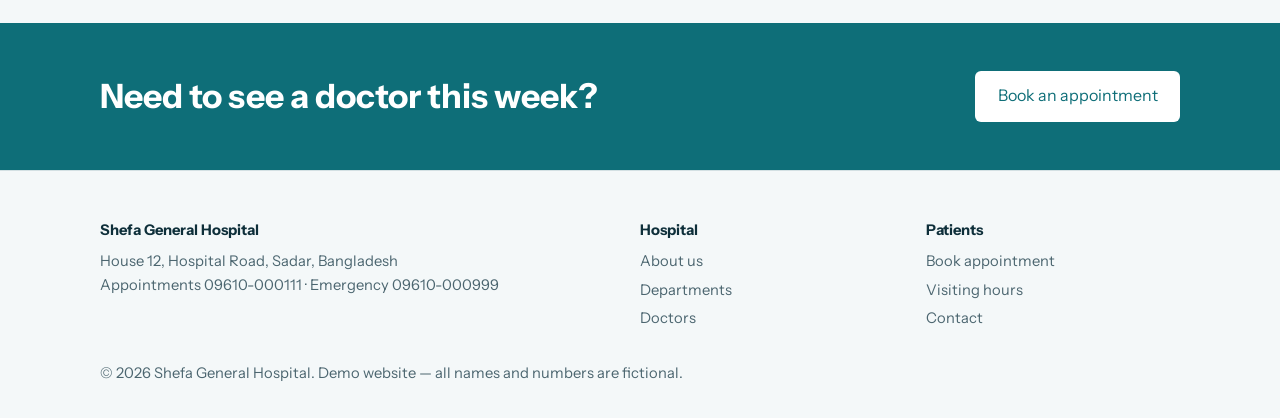
<file: departments.html>
<!DOCTYPE html>
<html lang="en">
<head>
<meta charset="UTF-8">
<meta name="viewport" content="width=device-width, initial-scale=1, viewport-fit=cover">
<title>Departments | Shefa General Hospital</title>
<meta name="description" content="Departments">
<link rel="preconnect" href="https://fonts.googleapis.com">
<link href="https://fonts.googleapis.com/css2?family=Instrument+Sans:wght@400;500;600;700&family=Hind+Siliguri:wght@400;600&display=swap" rel="stylesheet">
<link rel="stylesheet" href="css/style.css">
</head>
<body>
<div class="er" role="region" aria-label="Emergency">
  <div class="wrap">
    <span class="bn">জরুরি বিভাগ ২৪ ঘণ্টা খোলা — Emergency open 24/7</span>
    <a href="tel:+8809610000999">Call 09610-000999</a>
  </div>
</div>
<header class="site-header">
  <div class="wrap">
    <a class="logo" href="index.html"><svg viewBox="0 0 32 32" aria-hidden="true"><rect x="12" y="3" width="8" height="26" rx="2" fill="currentColor"/><rect x="3" y="12" width="26" height="8" rx="2" fill="currentColor"/></svg><span>Shefa General Hospital</span></a>
    <nav class="site-nav" id="site-nav" aria-label="Main">
      <ul>
        <li><a href="index.html">Home</a></li>
        <li><a href="about.html">About us</a></li>
        <li><a href="departments.html" aria-current="page">Departments</a></li>
        <li><a href="doctors.html">Doctors</a></li>
        <li><a href="appointment.html">Appointment</a></li>
        <li><a href="contact.html">Contact</a></li>
      </ul>
    </nav>
    <div class="head-tools">
      <button class="search-btn" aria-expanded="false" aria-controls="search-panel"><svg viewBox="0 0 24 24" fill="none" stroke="currentColor" stroke-width="2.2" stroke-linecap="round" aria-hidden="true"><circle cx="11" cy="11" r="7"/><path d="m20 20-3.5-3.5"/></svg><span>Search</span></button>
      <button class="nav-toggle" aria-expanded="false" aria-controls="site-nav">Menu</button>
    </div>
  </div>
  <div class="search-panel" id="search-panel" hidden>
    <div class="wrap">
      <div class="search-field" role="search">
        <svg viewBox="0 0 24 24" fill="none" stroke="currentColor" stroke-width="2.2" stroke-linecap="round" aria-hidden="true"><circle cx="11" cy="11" r="7"/><path d="m20 20-3.5-3.5"/></svg>
        <input type="search" placeholder="Search doctors, departments, services…" aria-label="Search the site" autocomplete="off">
        <kbd>Esc</kbd>
      </div>
      <ul class="results" aria-live="polite"></ul>
      <p class="hint">Popular: <button type="button">Cardiology</button><button type="button">ICU</button><button type="button">Vaccination</button><button type="button">X-ray</button></p>
    </div>
  </div>
</header>
<main>
<div class="page-head"><div class="wrap">
  <p class="crumbs"><a href="index.html">Home</a> / Departments</p>
  <h1>Departments and services</h1>
  <p>Choose a department to see what it treats and which consultants work there.</p>
</div></div>
<section style="padding-top:1rem"><div class="wrap"><div class="dept-detail" id="medicine">
  <h2>Medicine</h2>
  <div><p>Diabetes, hypertension, fever and general adult care.</p><ul><li>Diabetes & thyroid clinic</li><li>Hypertension follow-up</li><li>Dengue & fever management</li><li>Asthma and COPD care</li></ul>
  <p style="margin-top:.8rem"><a href="doctors.html?dept=medicine">See Medicine doctors</a></p></div>
</div>
<div class="dept-detail" id="cardiology">
  <h2>Cardiology</h2>
  <div><p>ECG, echo, stress test and a coronary care unit.</p><ul><li>ECG & echocardiography</li><li>Exercise tolerance test</li><li>8-bed CCU</li><li>Heart failure clinic</li></ul>
  <p style="margin-top:.8rem"><a href="doctors.html?dept=cardiology">See Cardiology doctors</a></p></div>
</div>
<div class="dept-detail" id="gynae">
  <h2>Gynae & Obstetrics</h2>
  <div><p>Antenatal care, normal and caesarean delivery.</p><ul><li>Antenatal check-ups</li><li>Normal & caesarean delivery</li><li>Family planning</li><li>Infertility counselling</li></ul>
  <p style="margin-top:.8rem"><a href="doctors.html?dept=gynae">See Gynae & Obstetrics doctors</a></p></div>
</div>
<div class="dept-detail" id="paediatrics">
  <h2>Paediatrics</h2>
  <div><p>Child health, vaccination and a 10-bed NICU.</p><ul><li>Newborn care & NICU</li><li>EPI vaccination</li><li>Growth monitoring</li><li>Childhood asthma</li></ul>
  <p style="margin-top:.8rem"><a href="doctors.html?dept=paediatrics">See Paediatrics doctors</a></p></div>
</div>
<div class="dept-detail" id="orthopaedics">
  <h2>Orthopaedics</h2>
  <div><p>Fractures, joint pain and physiotherapy.</p><ul><li>Fracture & trauma care</li><li>Knee and back pain clinic</li><li>Physiotherapy unit</li><li>Sports injuries</li></ul>
  <p style="margin-top:.8rem"><a href="doctors.html?dept=orthopaedics">See Orthopaedics doctors</a></p></div>
</div>
<div class="dept-detail" id="diagnostics">
  <h2>Diagnostics</h2>
  <div><p>Pathology, X-ray, ultrasound and CT scan.</p><ul><li>24-hour pathology</li><li>Digital X-ray</li><li>Ultrasound & Doppler</li><li>CT scan</li></ul>
  <p style="margin-top:.8rem"><a href="doctors.html?dept=diagnostics">See Diagnostics doctors</a></p></div>
</div></div></section>
<div class="cta"><div class="wrap">
  <h2>Need to see a doctor this week?</h2>
  <a class="btn" href="appointment.html">Book an appointment</a>
</div></div>
</main>
<footer class="site-footer">
  <div class="wrap">
    <div class="cols">
      <div>
        <h4>Shefa General Hospital</h4>
        <p>House 12, Hospital Road, Sadar, Bangladesh<br>Appointments 09610-000111 · Emergency 09610-000999</p>
      </div>
      <div><h4>Hospital</h4><ul><li><a href="about.html">About us</a></li><li><a href="departments.html">Departments</a></li><li><a href="doctors.html">Doctors</a></li></ul></div>
      <div><h4>Patients</h4><ul><li><a href="appointment.html">Book appointment</a></li><li><a href="contact.html#hours">Visiting hours</a></li><li><a href="contact.html">Contact</a></li></ul></div>
    </div>
    <p>© 2026 Shefa General Hospital. Demo website — all names and numbers are fictional.</p>
  </div>
</footer>
<script src="js/search-index.js"></script>
<script src="js/main.js"></script>
</body>
</html>
</file>
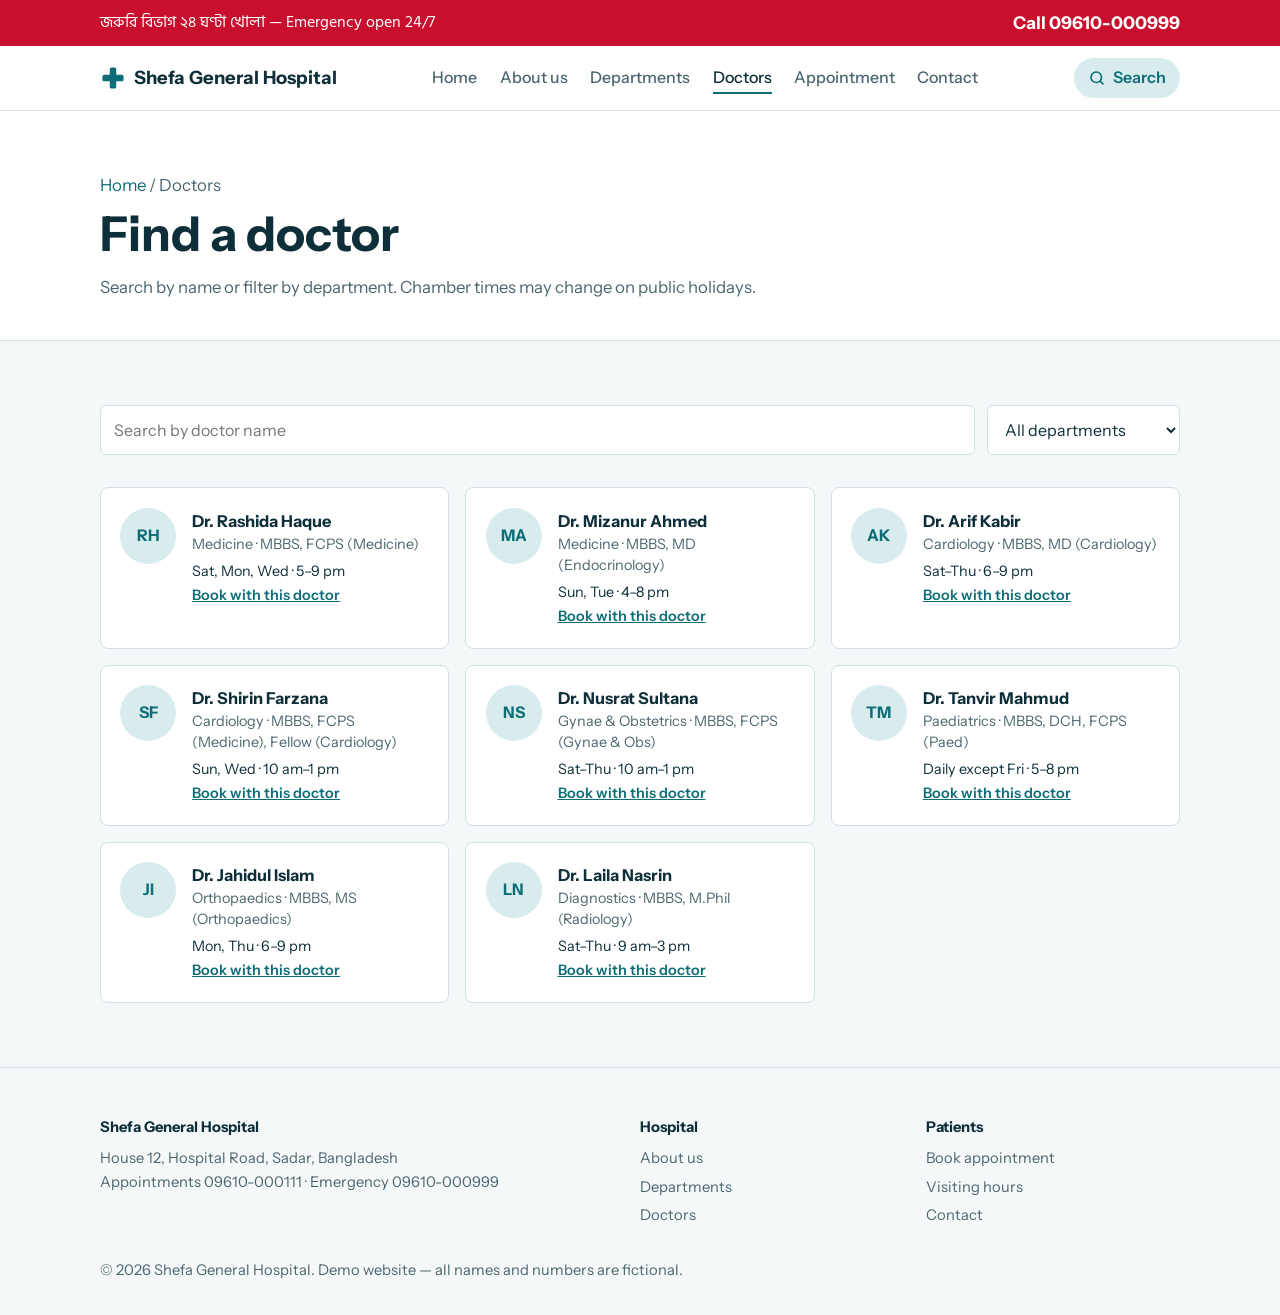
<file: doctors.html>
<!DOCTYPE html>
<html lang="en">
<head>
<meta charset="UTF-8">
<meta name="viewport" content="width=device-width, initial-scale=1, viewport-fit=cover">
<title>Doctors | Shefa General Hospital</title>
<meta name="description" content="Doctors">
<link rel="preconnect" href="https://fonts.googleapis.com">
<link href="https://fonts.googleapis.com/css2?family=Instrument+Sans:wght@400;500;600;700&family=Hind+Siliguri:wght@400;600&display=swap" rel="stylesheet">
<link rel="stylesheet" href="css/style.css">
</head>
<body>
<div class="er" role="region" aria-label="Emergency">
  <div class="wrap">
    <span class="bn">জরুরি বিভাগ ২৪ ঘণ্টা খোলা — Emergency open 24/7</span>
    <a href="tel:+8809610000999">Call 09610-000999</a>
  </div>
</div>
<header class="site-header">
  <div class="wrap">
    <a class="logo" href="index.html"><svg viewBox="0 0 32 32" aria-hidden="true"><rect x="12" y="3" width="8" height="26" rx="2" fill="currentColor"/><rect x="3" y="12" width="26" height="8" rx="2" fill="currentColor"/></svg><span>Shefa General Hospital</span></a>
    <nav class="site-nav" id="site-nav" aria-label="Main">
      <ul>
        <li><a href="index.html">Home</a></li>
        <li><a href="about.html">About us</a></li>
        <li><a href="departments.html">Departments</a></li>
        <li><a href="doctors.html" aria-current="page">Doctors</a></li>
        <li><a href="appointment.html">Appointment</a></li>
        <li><a href="contact.html">Contact</a></li>
      </ul>
    </nav>
    <div class="head-tools">
      <button class="search-btn" aria-expanded="false" aria-controls="search-panel"><svg viewBox="0 0 24 24" fill="none" stroke="currentColor" stroke-width="2.2" stroke-linecap="round" aria-hidden="true"><circle cx="11" cy="11" r="7"/><path d="m20 20-3.5-3.5"/></svg><span>Search</span></button>
      <button class="nav-toggle" aria-expanded="false" aria-controls="site-nav">Menu</button>
    </div>
  </div>
  <div class="search-panel" id="search-panel" hidden>
    <div class="wrap">
      <div class="search-field" role="search">
        <svg viewBox="0 0 24 24" fill="none" stroke="currentColor" stroke-width="2.2" stroke-linecap="round" aria-hidden="true"><circle cx="11" cy="11" r="7"/><path d="m20 20-3.5-3.5"/></svg>
        <input type="search" placeholder="Search doctors, departments, services…" aria-label="Search the site" autocomplete="off">
        <kbd>Esc</kbd>
      </div>
      <ul class="results" aria-live="polite"></ul>
      <p class="hint">Popular: <button type="button">Cardiology</button><button type="button">ICU</button><button type="button">Vaccination</button><button type="button">X-ray</button></p>
    </div>
  </div>
</header>
<main>
<div class="page-head"><div class="wrap">
  <p class="crumbs"><a href="index.html">Home</a> / Doctors</p>
  <h1>Find a doctor</h1>
  <p>Search by name or filter by department. Chamber times may change on public holidays.</p>
</div></div>
<section><div class="wrap">
  <div class="filter">
    <input id="doc-search" type="search" placeholder="Search by doctor name" aria-label="Search by doctor name">
    <select id="doc-dept" aria-label="Department"><option value="all">All departments</option><option value="medicine">Medicine</option><option value="cardiology">Cardiology</option><option value="gynae">Gynae & Obstetrics</option><option value="paediatrics">Paediatrics</option><option value="orthopaedics">Orthopaedics</option><option value="diagnostics">Diagnostics</option></select>
  </div>
  <div class="doc-list"><article class="doc" id="rashida-haque" data-dept="medicine">
  <div class="avatar">RH</div>
  <div><h3>Dr. Rashida Haque</h3><p>Medicine · MBBS, FCPS (Medicine)</p><p class="when">Sat, Mon, Wed · 5–9 pm</p><a href="appointment.html?doctor=Dr.+Rashida+Haque">Book with this doctor</a></div>
</article><article class="doc" id="mizanur-ahmed" data-dept="medicine">
  <div class="avatar">MA</div>
  <div><h3>Dr. Mizanur Ahmed</h3><p>Medicine · MBBS, MD (Endocrinology)</p><p class="when">Sun, Tue · 4–8 pm</p><a href="appointment.html?doctor=Dr.+Mizanur+Ahmed">Book with this doctor</a></div>
</article><article class="doc" id="arif-kabir" data-dept="cardiology">
  <div class="avatar">AK</div>
  <div><h3>Dr. Arif Kabir</h3><p>Cardiology · MBBS, MD (Cardiology)</p><p class="when">Sat–Thu · 6–9 pm</p><a href="appointment.html?doctor=Dr.+Arif+Kabir">Book with this doctor</a></div>
</article><article class="doc" id="shirin-farzana" data-dept="cardiology">
  <div class="avatar">SF</div>
  <div><h3>Dr. Shirin Farzana</h3><p>Cardiology · MBBS, FCPS (Medicine), Fellow (Cardiology)</p><p class="when">Sun, Wed · 10 am–1 pm</p><a href="appointment.html?doctor=Dr.+Shirin+Farzana">Book with this doctor</a></div>
</article><article class="doc" id="nusrat-sultana" data-dept="gynae">
  <div class="avatar">NS</div>
  <div><h3>Dr. Nusrat Sultana</h3><p>Gynae & Obstetrics · MBBS, FCPS (Gynae & Obs)</p><p class="when">Sat–Thu · 10 am–1 pm</p><a href="appointment.html?doctor=Dr.+Nusrat+Sultana">Book with this doctor</a></div>
</article><article class="doc" id="tanvir-mahmud" data-dept="paediatrics">
  <div class="avatar">TM</div>
  <div><h3>Dr. Tanvir Mahmud</h3><p>Paediatrics · MBBS, DCH, FCPS (Paed)</p><p class="when">Daily except Fri · 5–8 pm</p><a href="appointment.html?doctor=Dr.+Tanvir+Mahmud">Book with this doctor</a></div>
</article><article class="doc" id="jahidul-islam" data-dept="orthopaedics">
  <div class="avatar">JI</div>
  <div><h3>Dr. Jahidul Islam</h3><p>Orthopaedics · MBBS, MS (Orthopaedics)</p><p class="when">Mon, Thu · 6–9 pm</p><a href="appointment.html?doctor=Dr.+Jahidul+Islam">Book with this doctor</a></div>
</article><article class="doc" id="laila-nasrin" data-dept="diagnostics">
  <div class="avatar">LN</div>
  <div><h3>Dr. Laila Nasrin</h3><p>Diagnostics · MBBS, M.Phil (Radiology)</p><p class="when">Sat–Thu · 9 am–3 pm</p><a href="appointment.html?doctor=Dr.+Laila+Nasrin">Book with this doctor</a></div>
</article></div>
  <p class="empty" id="doc-empty" hidden>No doctor matches your search. Try another name or choose “All departments”.</p>
</div></section>

</main>
<footer class="site-footer">
  <div class="wrap">
    <div class="cols">
      <div>
        <h4>Shefa General Hospital</h4>
        <p>House 12, Hospital Road, Sadar, Bangladesh<br>Appointments 09610-000111 · Emergency 09610-000999</p>
      </div>
      <div><h4>Hospital</h4><ul><li><a href="about.html">About us</a></li><li><a href="departments.html">Departments</a></li><li><a href="doctors.html">Doctors</a></li></ul></div>
      <div><h4>Patients</h4><ul><li><a href="appointment.html">Book appointment</a></li><li><a href="contact.html#hours">Visiting hours</a></li><li><a href="contact.html">Contact</a></li></ul></div>
    </div>
    <p>© 2026 Shefa General Hospital. Demo website — all names and numbers are fictional.</p>
  </div>
</footer>
<script src="js/search-index.js"></script>
<script src="js/main.js"></script>
</body>
</html>
</file>
<file: css/style.css>
:root {
  --ink: #0E2F3A; --muted: #4C6670; --bg: #F4F8F9; --surface: #FFFFFF;
  --teal: #0E6E78; --teal-soft: #D8ECEE; --alert: #C8102E; --line: #D3E0E3;
  color-scheme: light; box-sizing: border-box;
  padding-top: env(safe-area-inset-top, 0px); padding-bottom: env(safe-area-inset-bottom, 0px);
}
@media (prefers-color-scheme: dark) {
  :root { --ink: #E6F1F3; --muted: #9DB5BC; --bg: #0C1C21; --surface: #12272E;
    --teal: #4FB6C0; --teal-soft: #173A42; --alert: #FF5A6E; --line: #22414A; color-scheme: dark; }
}
*, *::before, *::after { box-sizing: inherit; margin: 0; }
html { scroll-padding-top: env(safe-area-inset-top, 0px); }
body { font-family: "Instrument Sans", "Hind Siliguri", system-ui, sans-serif; background: var(--bg); color: var(--ink); line-height: 1.6; }
body::before { content: ""; position: fixed; inset: 0 0 auto; height: env(safe-area-inset-top, 0px); z-index: 10; background: var(--surface); }
.bn { font-family: "Hind Siliguri", system-ui, sans-serif; }
a { color: inherit; }
[hidden] { display: none !important; }
img { max-width: 100%; }
:focus-visible { outline: 3px solid var(--teal); outline-offset: 3px; }
.wrap { max-width: 1120px; margin: 0 auto; padding: 0 1.25rem; }

/* Emergency strip */
.er { background: var(--alert); color: #fff; }
.er .wrap { display: flex; flex-wrap: wrap; align-items: center; justify-content: space-between; gap: .4rem 1.5rem; padding-block: .55rem; }
.er a { font-weight: 700; font-size: 1.1rem; text-decoration: none; }

/* Header + nav */
.site-header { position: sticky; top: env(safe-area-inset-top, 0px); background: var(--surface); border-bottom: 1px solid var(--line); z-index: 5; }
.site-header { position: sticky; } .site-header .wrap { display: flex; align-items: center; justify-content: space-between; min-height: 64px; gap: 1rem; }
.logo { font-weight: 700; font-size: 1.15rem; text-decoration: none; display: flex; align-items: center; gap: .5rem; color: var(--teal); }
.logo span { color: var(--ink); }
.logo svg { width: 26px; height: 26px; }
.nav-toggle { display: none; background: none; border: 1.5px solid var(--line); border-radius: 6px; padding: .4rem .7rem; font: inherit; color: var(--ink); cursor: pointer; }
.site-nav ul { list-style: none; display: flex; gap: 1.4rem; padding: 0; }
.site-nav a { text-decoration: none; color: var(--muted); font-weight: 500; padding: .3rem 0; border-bottom: 2px solid transparent; }
.site-nav a:hover { color: var(--teal); }
.site-nav a[aria-current="page"] { color: var(--ink); border-bottom-color: var(--teal); }
@media (max-width: 820px) {
  .nav-toggle { display: block; }
  .site-nav { display: none; position: absolute; left: 0; right: 0; top: 100%; background: var(--surface); border-bottom: 1px solid var(--line); }
  .site-nav.open { display: block; }
  .site-nav ul { flex-direction: column; gap: 0; padding: .5rem 1.25rem 1rem; }
  .site-nav a { display: block; padding: .7rem 0; border: 0; }
}

/* Page header (inner pages) */
.page-head { background: var(--surface); border-bottom: 1px solid var(--line); padding: 3rem 0 2.5rem; }
.crumbs { font-size: .9rem; color: var(--muted); margin-bottom: .6rem; }
.crumbs a { text-decoration: none; color: var(--teal); }
.page-head h1 { font-size: clamp(2rem, 4.5vw, 3rem); line-height: 1.1; }
.page-head p { color: var(--muted); max-width: 60ch; margin-top: .8rem; font-size: 1.05rem; }

/* Generic */
section { padding: 4rem 0; }
.alt { background: var(--surface); }
h2 { font-size: clamp(1.5rem, 3vw, 2.1rem); line-height: 1.2; margin-bottom: .75rem; }
.lead { color: var(--muted); max-width: 60ch; margin-bottom: 2.25rem; }
.btn { display: inline-block; padding: .8rem 1.4rem; border-radius: 6px; font-weight: 600; text-decoration: none; border: 0; font: inherit; cursor: pointer; }
.btn-primary { background: var(--teal); color: #fff; }
.btn-ghost { border: 1.5px solid var(--line); background: transparent; color: var(--ink); }
.actions { display: flex; flex-wrap: wrap; gap: .75rem; margin-top: 2rem; }
.split { display: grid; grid-template-columns: 1fr 1fr; gap: 3rem; align-items: start; }
@media (max-width: 820px) { .split { grid-template-columns: 1fr; } }
.prose p { margin-bottom: 1rem; max-width: 65ch; }

/* Home hero */
.hero { padding: 4.5rem 0 3.5rem; }
.hero .wrap { display: grid; grid-template-columns: 1.2fr 1fr; gap: 3rem; align-items: end; }
.hero h1 { font-size: clamp(2.2rem, 5vw, 3.6rem); line-height: 1.08; max-width: 16ch; }
.hero p { color: var(--muted); font-size: 1.1rem; max-width: 52ch; margin-top: 1.25rem; }
@media (max-width: 820px) { .hero .wrap { grid-template-columns: 1fr; } }
.facts { border-left: 3px solid var(--teal); padding-left: 1.5rem; display: grid; gap: 1.1rem; }
.facts dt { font-size: .9rem; color: var(--muted); }
.facts dd { font-size: 1.35rem; font-weight: 600; }

/* Lists of things */
.rule-grid { display: grid; grid-template-columns: repeat(auto-fill, minmax(240px, 1fr)); border-top: 1px solid var(--line); column-gap: 2rem; }
.rule-grid > * { padding: 1.4rem 0; border-bottom: 1px solid var(--line); }
.rule-grid h3 { font-size: 1.1rem; margin-bottom: .3rem; }
.rule-grid h3 a { text-decoration: none; }
.rule-grid h3 a:hover { color: var(--teal); }
.rule-grid p { color: var(--muted); font-size: .95rem; }

.dept-detail { display: grid; grid-template-columns: 220px 1fr; gap: 2rem; padding: 2.25rem 0; border-bottom: 1px solid var(--line); scroll-margin-top: 90px; }
.dept-detail h2 { font-size: 1.4rem; }
.dept-detail ul { padding-left: 1.1rem; color: var(--muted); columns: 2; column-gap: 2rem; margin-top: .75rem; }
@media (max-width: 720px) { .dept-detail { grid-template-columns: 1fr; gap: .5rem; } .dept-detail ul { columns: 1; } }

/* Doctors */
.filter { display: flex; flex-wrap: wrap; gap: .75rem; margin-bottom: 2rem; }
.filter input, .filter select { font: inherit; padding: .7rem .8rem; border: 1.5px solid var(--line); border-radius: 6px; background: var(--surface); color: var(--ink); }
.filter input { flex: 1 1 260px; }
.doc-list { display: grid; grid-template-columns: repeat(auto-fill, minmax(300px, 1fr)); gap: 1rem; }
.doc { background: var(--surface); border: 1px solid var(--line); border-radius: 8px; padding: 1.2rem; display: grid; grid-template-columns: 56px 1fr; gap: 1rem; }
.avatar { width: 56px; height: 56px; border-radius: 50%; background: var(--teal-soft); color: var(--teal); display: grid; place-items: center; font-weight: 700; }
.doc h3 { font-size: 1.02rem; }
.doc p { color: var(--muted); font-size: .9rem; line-height: 1.45; }
.doc .when { color: var(--ink); margin-top: .4rem; }
.doc a { font-size: .9rem; color: var(--teal); font-weight: 600; }
.empty { color: var(--muted); }

/* Tables */
.table-scroll { overflow-x: auto; }
table { width: 100%; border-collapse: collapse; min-width: 520px; }
th, td { text-align: left; padding: .85rem 1rem; border-bottom: 1px solid var(--line); }
th { font-size: .9rem; color: var(--muted); font-weight: 600; }

/* Forms */
form.stack { display: grid; gap: .9rem; }
form.stack label { font-weight: 500; font-size: .95rem; display: grid; gap: .35rem; }
form.stack input, form.stack select, form.stack textarea { font: inherit; padding: .7rem .8rem; border: 1.5px solid var(--line); border-radius: 6px; background: var(--surface); color: var(--ink); }
.two { display: grid; grid-template-columns: 1fr 1fr; gap: .9rem; }
@media (max-width: 560px) { .two { grid-template-columns: 1fr; } }
.note { font-size: .95rem; color: var(--teal); font-weight: 600; min-height: 1.4em; }
.aside { background: var(--surface); border: 1px solid var(--line); border-radius: 8px; padding: 1.5rem; }
.aside h3 { margin-bottom: .5rem; }
.aside ul { padding-left: 1.1rem; color: var(--muted); }

/* Contact */
address { font-style: normal; color: var(--muted); }
address strong { color: var(--ink); display: block; margin-top: 1rem; }
.map { aspect-ratio: 4/3; background: var(--teal-soft); border-radius: 8px; display: grid; place-items: center; color: var(--teal); font-weight: 600; text-align: center; padding: 1rem; }

/* Timeline (about page — genuine sequence) */
.timeline { list-style: none; padding: 0; border-left: 2px solid var(--line); }
.timeline li { padding: 0 0 1.6rem 1.5rem; position: relative; }
.timeline li::before { content: ""; position: absolute; left: -7px; top: .45rem; width: 12px; height: 12px; border-radius: 50%; background: var(--teal); }
.timeline b { display: block; }
.timeline span { color: var(--muted); }

/* CTA band + footer */
.cta { background: var(--teal); color: #fff; padding: 3rem 0; }
.cta .wrap { display: flex; flex-wrap: wrap; justify-content: space-between; align-items: center; gap: 1.5rem; }
.cta h2 { margin: 0; }
.cta .btn { background: #fff; color: #0E6E78; }
.site-footer { border-top: 1px solid var(--line); padding: 3rem 0 2rem; color: var(--muted); font-size: .92rem; }
.site-footer .cols { display: grid; grid-template-columns: 2fr 1fr 1fr; gap: 2rem; margin-bottom: 2rem; }
.site-footer h4 { color: var(--ink); margin-bottom: .5rem; }
.site-footer ul { list-style: none; padding: 0; display: grid; gap: .3rem; }
.site-footer a { text-decoration: none; }
.site-footer a:hover { color: var(--teal); }
@media (max-width: 720px) { .site-footer .cols { grid-template-columns: 1fr; } }

/* ---------- Header search (dropdown panel) ---------- */
.head-tools { display: flex; align-items: center; gap: .5rem; }
.search-btn { display: inline-flex; align-items: center; gap: .4rem; background: var(--teal-soft); color: var(--teal); border: 0; border-radius: 999px; padding: .45rem .9rem; font: inherit; font-weight: 600; cursor: pointer; }
.search-btn svg { width: 18px; height: 18px; }
.search-panel { position: absolute; left: 0; right: 0; top: 100%; background: var(--surface); border-bottom: 1px solid var(--line); box-shadow: 0 18px 30px rgba(14,47,58,.12); padding: 1.25rem 0 1.5rem; }
.search-panel[hidden] { display: none !important; }
.search-field { display: flex; align-items: center; gap: .75rem; border-bottom: 2px solid var(--teal); padding-bottom: .4rem; }
.search-field svg { width: 22px; height: 22px; color: var(--teal); flex-shrink: 0; }
.search-field input { flex: 1; border: 0; background: transparent; font: inherit; font-size: 1.3rem; color: var(--ink); padding: .3rem 0; min-width: 0; }
.search-field input:focus { outline: none; }
.search-field kbd { font: inherit; font-size: .8rem; color: var(--muted); border: 1px solid var(--line); border-radius: 4px; padding: .05rem .4rem; }
.results { list-style: none; padding: 0; margin-top: .75rem; display: grid; gap: .15rem; max-height: 60vh; overflow-y: auto; }
.results a { display: flex; justify-content: space-between; gap: 1rem; padding: .65rem .75rem; border-radius: 6px; text-decoration: none; }
.results a:hover, .results a.on { background: var(--teal-soft); }
.results small { color: var(--muted); white-space: nowrap; }
.results .none { color: var(--muted); padding: .65rem .75rem; }
.hint { color: var(--muted); font-size: .9rem; margin-top: .75rem; }
.hint button { background: none; border: 1px solid var(--line); border-radius: 999px; padding: .2rem .7rem; margin: .25rem .25rem 0 0; font: inherit; color: var(--ink); cursor: pointer; }

/* ---------- Hero slider ---------- */
section.slider { position: relative; overflow: hidden; color: #fff; padding: 0; }
.slides { display: flex; transition: transform .7s cubic-bezier(.65,.05,.25,1); }
.slide { min-width: 100%; min-height: min(78vh, 600px); display: flex; align-items: center; padding: 4rem 0 5.5rem;
  background: var(--img, none) center/cover no-repeat, var(--grad); position: relative; }
.slide::after { content: ""; position: absolute; inset: 0; background: linear-gradient(90deg, rgba(6,30,38,.55), rgba(6,30,38,0) 70%); pointer-events: none; }
.slide .wrap { position: relative; z-index: 1; width: 100%; display: grid; grid-template-columns: 1.15fr .85fr; gap: 2rem; align-items: center; }
.slide h1, .slide h2 { font-size: clamp(2rem, 4.6vw, 3.4rem); line-height: 1.08; max-width: 17ch; margin: 0; }
.slide p { font-size: 1.15rem; max-width: 46ch; margin-top: 1.1rem; color: rgba(255,255,255,.88); }
.slide .btn-primary { background: #fff; color: #0E4D56; }
.slide .btn-ghost { border-color: rgba(255,255,255,.55); color: #fff; }
.slide .art { width: 100%; max-width: 380px; justify-self: end; opacity: .95; }
@media (max-width: 820px) { .slide .wrap { grid-template-columns: 1fr; } .slide .art { display: none; } }
.slide-in .slide.is-active h1, .slide-in .slide.is-active h2, .slide-in .slide.is-active p, .slide-in .slide.is-active .actions { animation: rise .8s both; }
.slide-in .slide.is-active p { animation-delay: .12s; }
.slide-in .slide.is-active .actions { animation-delay: .22s; }
@keyframes rise { from { opacity: 0; transform: translateY(18px); } to { opacity: 1; transform: none; } }
.slider-ui { position: absolute; left: 0; right: 0; bottom: 1.5rem; z-index: 2; }
.slider-ui .wrap { display: flex; align-items: center; justify-content: space-between; gap: 1rem; }
.dots { display: flex; gap: .5rem; }
.dot { width: 44px; height: 4px; border: 0; padding: 0; border-radius: 2px; background: rgba(255,255,255,.35); cursor: pointer; position: relative; overflow: hidden; }
.dot span { position: absolute; inset: 0; background: #fff; transform: scaleX(0); transform-origin: left; }
.dot[aria-current="true"] span { animation: fill var(--dur, 6s) linear forwards; }
.slider.paused .dot[aria-current="true"] span { animation-play-state: paused; }
@keyframes fill { to { transform: scaleX(1); } }
.arrows { display: flex; gap: .5rem; }
.arrows button { width: 44px; height: 44px; border-radius: 50%; border: 1.5px solid rgba(255,255,255,.5); background: rgba(255,255,255,.08); color: #fff; font-size: 1.2rem; cursor: pointer; }
.arrows button:hover { background: rgba(255,255,255,.2); }
@media (prefers-reduced-motion: reduce) { .slides { transition: none; } .slide-in .slide.is-active * { animation: none !important; } .dot[aria-current="true"] span { animation: none; transform: scaleX(1); } }
.facts-band { background: var(--surface); border-bottom: 1px solid var(--line); }
.facts-band dl { display: grid; grid-template-columns: repeat(4, 1fr); gap: 1rem; padding: 1.5rem 0; }
.facts-band dt { color: var(--muted); font-size: .88rem; }
.facts-band dd { font-weight: 700; font-size: 1.2rem; }
@media (max-width: 720px) { .facts-band dl { grid-template-columns: 1fr 1fr; } }
.site-header .search-panel .wrap { display: block; min-height: 0; }
.logo { white-space: nowrap; }
@media (max-width: 480px) {
  .logo { font-size: 1rem; }
  .search-btn span { position: absolute; width: 1px; height: 1px; overflow: hidden; clip: rect(0 0 0 0); }
  .search-btn { padding: .55rem; }
}
@media (max-width: 480px) { .site-header .wrap { gap: .5rem; } .nav-toggle { padding: .4rem .55rem; } }
</file>
